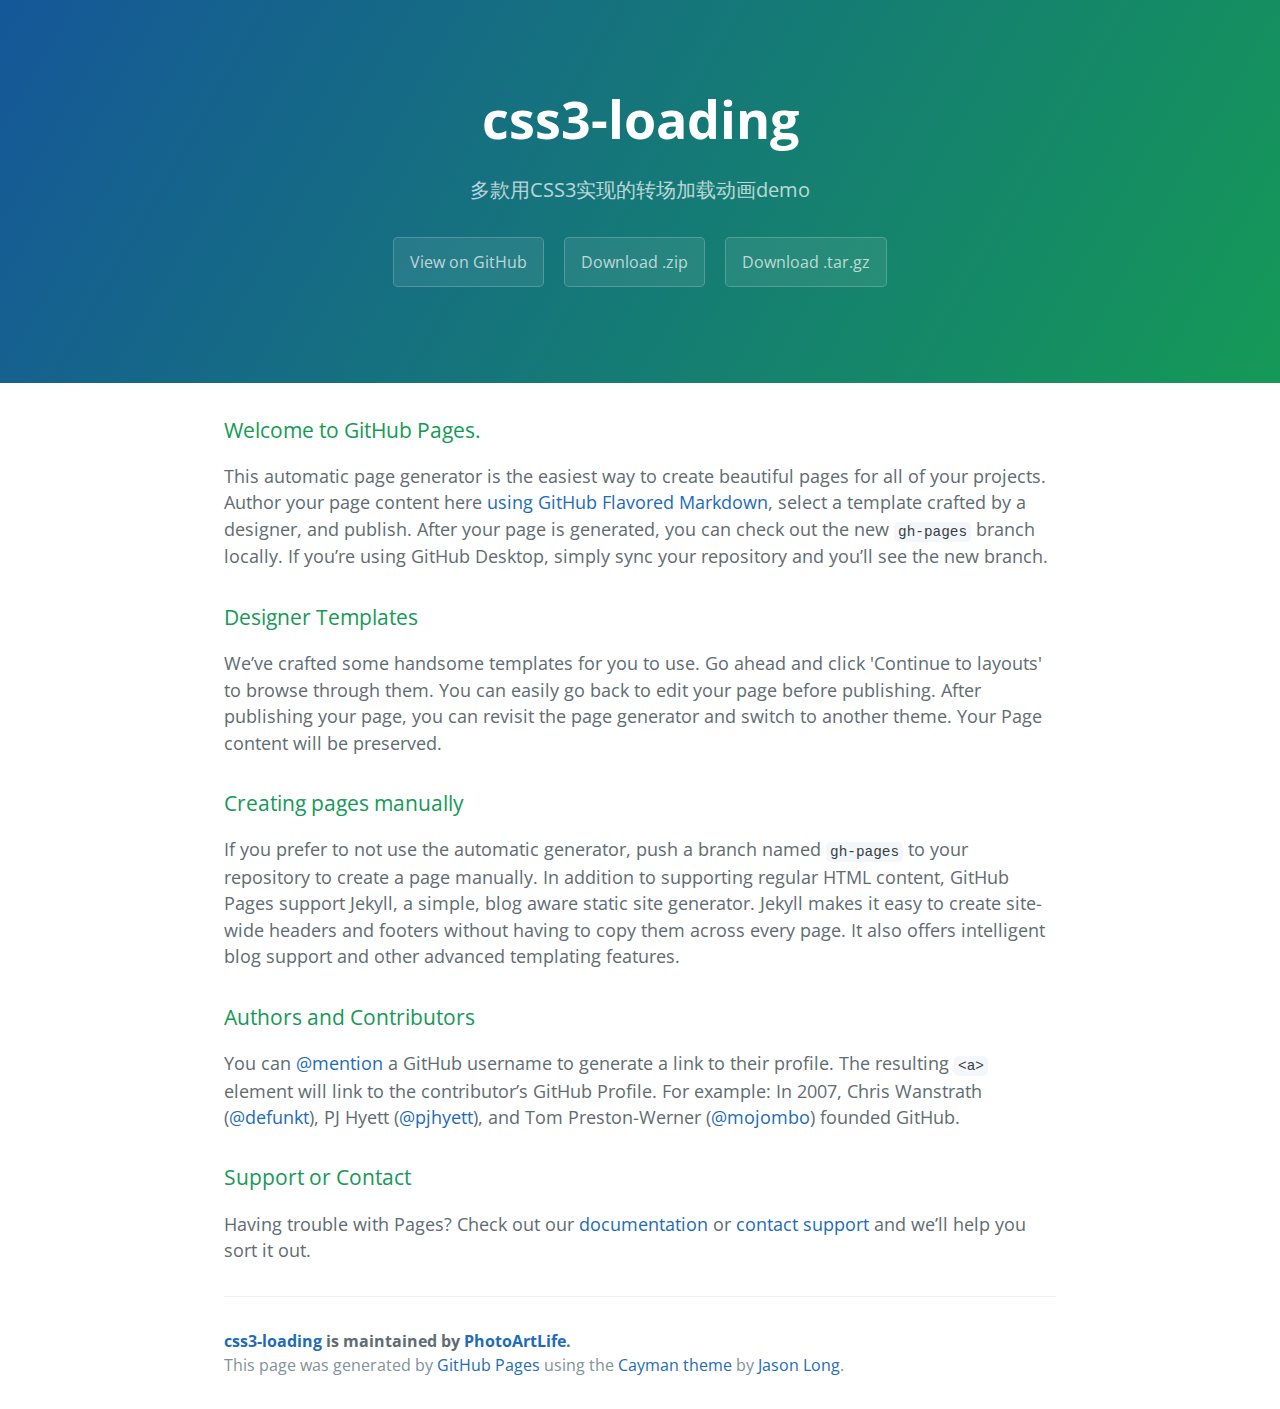
<file: index.html>
<!DOCTYPE html>
<html lang="en-us">
  <head>
    <meta charset="UTF-8">
    <title>css3-loading by PhotoArtLife</title>
    <meta name="viewport" content="width=device-width, initial-scale=1">
    <link rel="stylesheet" type="text/css" href="stylesheets/normalize.css" media="screen">
    <link href='https://fonts.googleapis.com/css?family=Open+Sans:400,700' rel='stylesheet' type='text/css'>
    <link rel="stylesheet" type="text/css" href="stylesheets/stylesheet.css" media="screen">
    <link rel="stylesheet" type="text/css" href="stylesheets/github-light.css" media="screen">
  </head>
  <body>
    <section class="page-header">
      <h1 class="project-name">css3-loading</h1>
      <h2 class="project-tagline">多款用CSS3实现的转场加载动画demo</h2>
      <a href="https://github.com/PhotoArtLife/css3-loading" class="btn">View on GitHub</a>
      <a href="https://github.com/PhotoArtLife/css3-loading/zipball/master" class="btn">Download .zip</a>
      <a href="https://github.com/PhotoArtLife/css3-loading/tarball/master" class="btn">Download .tar.gz</a>
    </section>

    <section class="main-content">
      <h3>
<a id="welcome-to-github-pages" class="anchor" href="#welcome-to-github-pages" aria-hidden="true"><span aria-hidden="true" class="octicon octicon-link"></span></a>Welcome to GitHub Pages.</h3>

<p>This automatic page generator is the easiest way to create beautiful pages for all of your projects. Author your page content here <a href="https://guides.github.com/features/mastering-markdown/">using GitHub Flavored Markdown</a>, select a template crafted by a designer, and publish. After your page is generated, you can check out the new <code>gh-pages</code> branch locally. If you’re using GitHub Desktop, simply sync your repository and you’ll see the new branch.</p>

<h3>
<a id="designer-templates" class="anchor" href="#designer-templates" aria-hidden="true"><span aria-hidden="true" class="octicon octicon-link"></span></a>Designer Templates</h3>

<p>We’ve crafted some handsome templates for you to use. Go ahead and click 'Continue to layouts' to browse through them. You can easily go back to edit your page before publishing. After publishing your page, you can revisit the page generator and switch to another theme. Your Page content will be preserved.</p>

<h3>
<a id="creating-pages-manually" class="anchor" href="#creating-pages-manually" aria-hidden="true"><span aria-hidden="true" class="octicon octicon-link"></span></a>Creating pages manually</h3>

<p>If you prefer to not use the automatic generator, push a branch named <code>gh-pages</code> to your repository to create a page manually. In addition to supporting regular HTML content, GitHub Pages support Jekyll, a simple, blog aware static site generator. Jekyll makes it easy to create site-wide headers and footers without having to copy them across every page. It also offers intelligent blog support and other advanced templating features.</p>

<h3>
<a id="authors-and-contributors" class="anchor" href="#authors-and-contributors" aria-hidden="true"><span aria-hidden="true" class="octicon octicon-link"></span></a>Authors and Contributors</h3>

<p>You can <a href="https://help.github.com/articles/basic-writing-and-formatting-syntax/#mentioning-users-and-teams" class="user-mention">@mention</a> a GitHub username to generate a link to their profile. The resulting <code>&lt;a&gt;</code> element will link to the contributor’s GitHub Profile. For example: In 2007, Chris Wanstrath (<a href="https://github.com/defunkt" class="user-mention">@defunkt</a>), PJ Hyett (<a href="https://github.com/pjhyett" class="user-mention">@pjhyett</a>), and Tom Preston-Werner (<a href="https://github.com/mojombo" class="user-mention">@mojombo</a>) founded GitHub.</p>

<h3>
<a id="support-or-contact" class="anchor" href="#support-or-contact" aria-hidden="true"><span aria-hidden="true" class="octicon octicon-link"></span></a>Support or Contact</h3>

<p>Having trouble with Pages? Check out our <a href="https://help.github.com/pages">documentation</a> or <a href="https://github.com/contact">contact support</a> and we’ll help you sort it out.</p>

      <footer class="site-footer">
        <span class="site-footer-owner"><a href="https://github.com/PhotoArtLife/css3-loading">css3-loading</a> is maintained by <a href="https://github.com/PhotoArtLife">PhotoArtLife</a>.</span>

        <span class="site-footer-credits">This page was generated by <a href="https://pages.github.com">GitHub Pages</a> using the <a href="https://github.com/jasonlong/cayman-theme">Cayman theme</a> by <a href="https://twitter.com/jasonlong">Jason Long</a>.</span>
      </footer>

    </section>

  
  </body>
</html>
</file>
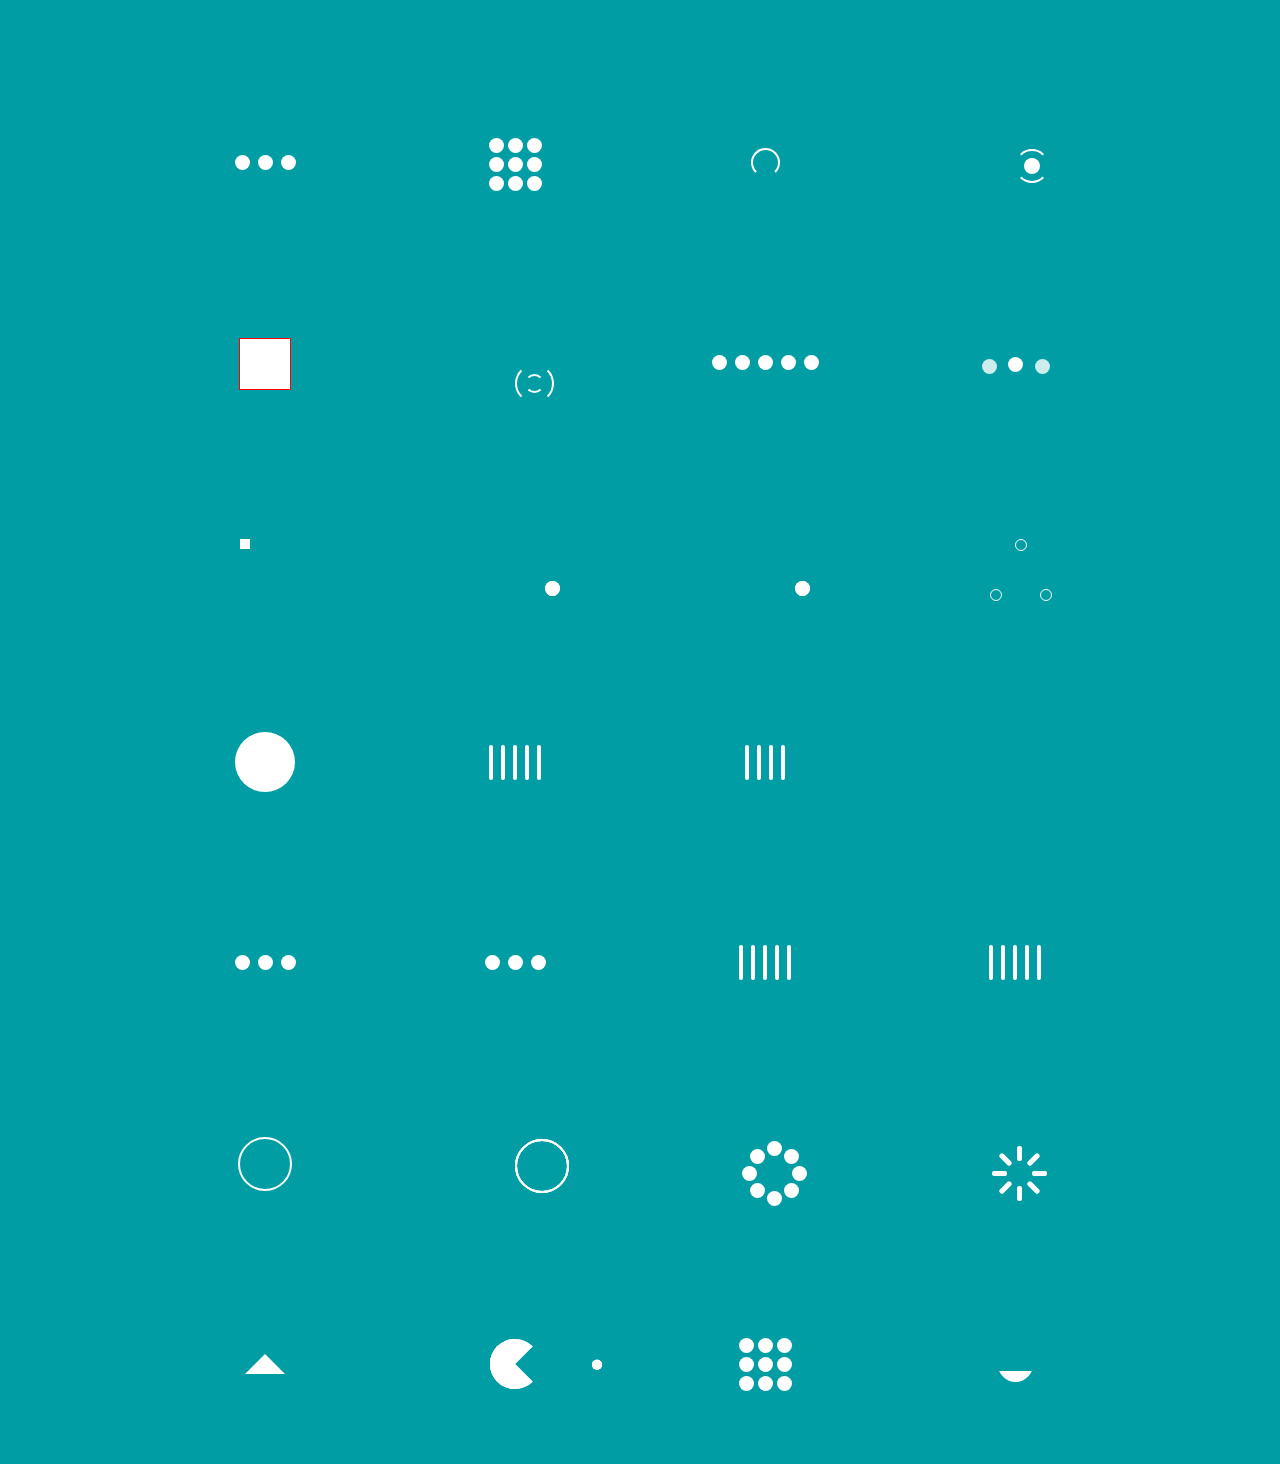
<file: loading/loaders_demo.html>
<!doctype html>
<head>
<meta charset="utf-8">
    <link rel="stylesheet" type="text/css" href="css/demo.css"/>
    <link rel="stylesheet" type="text/css" href="css/loaders.css"/>
    <title>css3转场加载动画demo</title>
</head>
<body>
  <main>
    <div class="loaders">
      <div class="loader">
        <div class="loader-inner ball-pulse">
          <div></div>
          <div></div>
          <div></div>
        </div>
      </div>
      <div class="loader">
        <div class="loader-inner ball-grid-pulse">
          <div></div>
          <div></div>
          <div></div>
          <div></div>
          <div></div>
          <div></div>
          <div></div>
          <div></div>
          <div></div>
        </div>
      </div>
      <div class="loader">
        <div class="loader-inner ball-clip-rotate">
          <div></div>
        </div>
      </div>
      <div class="loader">
        <div class="loader-inner ball-clip-rotate-pulse">
          <div></div>
          <div></div>
        </div>
      </div>
      <div class="loader">
        <div class="loader-inner square-spin">
          <div></div>
        </div>
      </div>
      <div class="loader">
        <div class="loader-inner ball-clip-rotate-multiple">
          <div></div>
          <div></div>
        </div>
      </div>
      <div class="loader">
        <div class="loader-inner ball-pulse-rise">
          <div></div>
          <div></div>
          <div></div>
          <div></div>
          <div></div>
        </div>
      </div>
      <div class="loader">
        <div class="loader-inner ball-rotate">
          <div></div>
        </div>
      </div>
      <div class="loader">
        <div class="loader-inner cube-transition">
          <div></div>
          <div></div>
        </div>
      </div>
      <div class="loader">
        <div class="loader-inner ball-zig-zag">
          <div></div>
          <div></div>
        </div>
      </div>
      <div class="loader">
        <div class="loader-inner ball-zig-zag-deflect">
          <div></div>
          <div></div>
        </div>
      </div>
      <div class="loader">
        <div class="loader-inner ball-triangle-path">
          <div></div>
          <div></div>
          <div></div>
        </div>
      </div>
      <div class="loader">
        <div class="loader-inner ball-scale">
          <div></div>
        </div>
      </div>
      <div class="loader">
        <div class="loader-inner line-scale">
          <div></div>
          <div></div>
          <div></div>
          <div></div>
          <div></div>
        </div>
      </div>
      <div class="loader">
        <div class="loader-inner line-scale-party">
          <div></div>
          <div></div>
          <div></div>
          <div></div>
        </div>
      </div>
      <div class="loader">
        <div class="loader-inner ball-scale-multiple">
          <div></div>
          <div></div>
          <div></div>
        </div>
      </div>
      <div class="loader">
        <div class="loader-inner ball-pulse-sync">
          <div></div>
          <div></div>
          <div></div>
        </div>
      </div>
      <div class="loader">
        <div class="loader-inner ball-beat">
          <div></div>
          <div></div>
          <div></div>
        </div>
      </div>
      <div class="loader">
        <div class="loader-inner line-scale-pulse-out">
          <div></div>
          <div></div>
          <div></div>
          <div></div>
          <div></div>
        </div>
      </div>
      <div class="loader">
        <div class="loader-inner line-scale-pulse-out-rapid">
          <div></div>
          <div></div>
          <div></div>
          <div></div>
          <div></div>
        </div>
      </div>
      <div class="loader">
        <div class="loader-inner ball-scale-ripple">
          <div></div>
        </div>
      </div>
      <div class="loader">
        <div class="loader-inner ball-scale-ripple-multiple">
          <div></div>
          <div></div>
          <div></div>
        </div>
      </div>
      <div class="loader">
        <div class="loader-inner ball-spin-fade-loader">
          <div></div>
          <div></div>
          <div></div>
          <div></div>
          <div></div>
          <div></div>
          <div></div>
          <div></div>
        </div>
      </div>
      <div class="loader">
        <div class="loader-inner line-spin-fade-loader">
          <div></div>
          <div></div>
          <div></div>
          <div></div>
          <div></div>
          <div></div>
          <div></div>
          <div></div>
        </div>
      </div>
      <div class="loader">
        <div class="loader-inner triangle-skew-spin">
          <div></div>
        </div>
      </div>
      <div class="loader">
        <div class="loader-inner pacman">
          <div></div>
          <div></div>
          <div></div>
          <div></div>
          <div></div>
        </div>
      </div>
      <div class="loader">
        <div class="loader-inner ball-grid-beat">
          <div></div>
          <div></div>
          <div></div>
          <div></div>
          <div></div>
          <div></div>
          <div></div>
          <div></div>
          <div></div>
        </div>
      </div>
      <div class="loader">
        <div class="loader-inner semi-circle-spin">
          <div></div>
        </div>
      </div>
    </div>
</main>
<script type="text/javascript" src="js/load.js"></script>
</body>
</html>
</file>
<file: stylesheets/stylesheet.css>
* {
  box-sizing: border-box; }

body {
  padding: 0;
  margin: 0;
  font-family: "Open Sans", "Helvetica Neue", Helvetica, Arial, sans-serif;
  font-size: 16px;
  line-height: 1.5;
  color: #606c71; }

a {
  color: #1e6bb8;
  text-decoration: none; }
  a:hover {
    text-decoration: underline; }

.btn {
  display: inline-block;
  margin-bottom: 1rem;
  color: rgba(255, 255, 255, 0.7);
  background-color: rgba(255, 255, 255, 0.08);
  border-color: rgba(255, 255, 255, 0.2);
  border-style: solid;
  border-width: 1px;
  border-radius: 0.3rem;
  transition: color 0.2s, background-color 0.2s, border-color 0.2s; }
  .btn + .btn {
    margin-left: 1rem; }

.btn:hover {
  color: rgba(255, 255, 255, 0.8);
  text-decoration: none;
  background-color: rgba(255, 255, 255, 0.2);
  border-color: rgba(255, 255, 255, 0.3); }

@media screen and (min-width: 64em) {
  .btn {
    padding: 0.75rem 1rem; } }

@media screen and (min-width: 42em) and (max-width: 64em) {
  .btn {
    padding: 0.6rem 0.9rem;
    font-size: 0.9rem; } }

@media screen and (max-width: 42em) {
  .btn {
    display: block;
    width: 100%;
    padding: 0.75rem;
    font-size: 0.9rem; }
    .btn + .btn {
      margin-top: 1rem;
      margin-left: 0; } }

.page-header {
  color: #fff;
  text-align: center;
  background-color: #159957;
  background-image: linear-gradient(120deg, #155799, #159957); }

@media screen and (min-width: 64em) {
  .page-header {
    padding: 5rem 6rem; } }

@media screen and (min-width: 42em) and (max-width: 64em) {
  .page-header {
    padding: 3rem 4rem; } }

@media screen and (max-width: 42em) {
  .page-header {
    padding: 2rem 1rem; } }

.project-name {
  margin-top: 0;
  margin-bottom: 0.1rem; }

@media screen and (min-width: 64em) {
  .project-name {
    font-size: 3.25rem; } }

@media screen and (min-width: 42em) and (max-width: 64em) {
  .project-name {
    font-size: 2.25rem; } }

@media screen and (max-width: 42em) {
  .project-name {
    font-size: 1.75rem; } }

.project-tagline {
  margin-bottom: 2rem;
  font-weight: normal;
  opacity: 0.7; }

@media screen and (min-width: 64em) {
  .project-tagline {
    font-size: 1.25rem; } }

@media screen and (min-width: 42em) and (max-width: 64em) {
  .project-tagline {
    font-size: 1.15rem; } }

@media screen and (max-width: 42em) {
  .project-tagline {
    font-size: 1rem; } }

.main-content :first-child {
  margin-top: 0; }
.main-content img {
  max-width: 100%; }
.main-content h1, .main-content h2, .main-content h3, .main-content h4, .main-content h5, .main-content h6 {
  margin-top: 2rem;
  margin-bottom: 1rem;
  font-weight: normal;
  color: #159957; }
.main-content p {
  margin-bottom: 1em; }
.main-content code {
  padding: 2px 4px;
  font-family: Consolas, "Liberation Mono", Menlo, Courier, monospace;
  font-size: 0.9rem;
  color: #383e41;
  background-color: #f3f6fa;
  border-radius: 0.3rem; }
.main-content pre {
  padding: 0.8rem;
  margin-top: 0;
  margin-bottom: 1rem;
  font: 1rem Consolas, "Liberation Mono", Menlo, Courier, monospace;
  color: #567482;
  word-wrap: normal;
  background-color: #f3f6fa;
  border: solid 1px #dce6f0;
  border-radius: 0.3rem; }
  .main-content pre > code {
    padding: 0;
    margin: 0;
    font-size: 0.9rem;
    color: #567482;
    word-break: normal;
    white-space: pre;
    background: transparent;
    border: 0; }
.main-content .highlight {
  margin-bottom: 1rem; }
  .main-content .highlight pre {
    margin-bottom: 0;
    word-break: normal; }
.main-content .highlight pre, .main-content pre {
  padding: 0.8rem;
  overflow: auto;
  font-size: 0.9rem;
  line-height: 1.45;
  border-radius: 0.3rem; }
.main-content pre code, .main-content pre tt {
  display: inline;
  max-width: initial;
  padding: 0;
  margin: 0;
  overflow: initial;
  line-height: inherit;
  word-wrap: normal;
  background-color: transparent;
  border: 0; }
  .main-content pre code:before, .main-content pre code:after, .main-content pre tt:before, .main-content pre tt:after {
    content: normal; }
.main-content ul, .main-content ol {
  margin-top: 0; }
.main-content blockquote {
  padding: 0 1rem;
  margin-left: 0;
  color: #819198;
  border-left: 0.3rem solid #dce6f0; }
  .main-content blockquote > :first-child {
    margin-top: 0; }
  .main-content blockquote > :last-child {
    margin-bottom: 0; }
.main-content table {
  display: block;
  width: 100%;
  overflow: auto;
  word-break: normal;
  word-break: keep-all; }
  .main-content table th {
    font-weight: bold; }
  .main-content table th, .main-content table td {
    padding: 0.5rem 1rem;
    border: 1px solid #e9ebec; }
.main-content dl {
  padding: 0; }
  .main-content dl dt {
    padding: 0;
    margin-top: 1rem;
    font-size: 1rem;
    font-weight: bold; }
  .main-content dl dd {
    padding: 0;
    margin-bottom: 1rem; }
.main-content hr {
  height: 2px;
  padding: 0;
  margin: 1rem 0;
  background-color: #eff0f1;
  border: 0; }

@media screen and (min-width: 64em) {
  .main-content {
    max-width: 64rem;
    padding: 2rem 6rem;
    margin: 0 auto;
    font-size: 1.1rem; } }

@media screen and (min-width: 42em) and (max-width: 64em) {
  .main-content {
    padding: 2rem 4rem;
    font-size: 1.1rem; } }

@media screen and (max-width: 42em) {
  .main-content {
    padding: 2rem 1rem;
    font-size: 1rem; } }

.site-footer {
  padding-top: 2rem;
  margin-top: 2rem;
  border-top: solid 1px #eff0f1; }

.site-footer-owner {
  display: block;
  font-weight: bold; }

.site-footer-credits {
  color: #819198; }

@media screen and (min-width: 64em) {
  .site-footer {
    font-size: 1rem; } }

@media screen and (min-width: 42em) and (max-width: 64em) {
  .site-footer {
    font-size: 1rem; } }

@media screen and (max-width: 42em) {
  .site-footer {
    font-size: 0.9rem; } }
</file>
<file: stylesheets/github-light.css>
/*
   Copyright 2014 GitHub Inc.

   Licensed under the Apache License, Version 2.0 (the "License");
   you may not use this file except in compliance with the License.
   You may obtain a copy of the License at

       http://www.apache.org/licenses/LICENSE-2.0

   Unless required by applicable law or agreed to in writing, software
   distributed under the License is distributed on an "AS IS" BASIS,
   WITHOUT WARRANTIES OR CONDITIONS OF ANY KIND, either express or implied.
   See the License for the specific language governing permissions and
   limitations under the License.

*/

.pl-c /* comment */ {
  color: #969896;
}

.pl-c1      /* constant, markup.raw, meta.diff.header, meta.module-reference, meta.property-name, support, support.constant, support.variable, variable.other.constant */,
.pl-s .pl-v /* string variable */ {
  color: #0086b3;
}

.pl-e  /* entity */,
.pl-en /* entity.name */ {
  color: #795da3;
}

.pl-s .pl-s1 /* string source */,
.pl-smi      /* storage.modifier.import, storage.modifier.package, storage.type.java, variable.other, variable.parameter.function */ {
  color: #333;
}

.pl-ent /* entity.name.tag */ {
  color: #63a35c;
}

.pl-k /* keyword, storage, storage.type */ {
  color: #a71d5d;
}

.pl-pds              /* punctuation.definition.string, string.regexp.character-class */,
.pl-s                /* string */,
.pl-s .pl-pse .pl-s1 /* string punctuation.section.embedded source */,
.pl-sr               /* string.regexp */,
.pl-sr .pl-cce       /* string.regexp constant.character.escape */,
.pl-sr .pl-sra       /* string.regexp string.regexp.arbitrary-repitition */,
.pl-sr .pl-sre       /* string.regexp source.ruby.embedded */ {
  color: #183691;
}

.pl-v /* variable */ {
  color: #ed6a43;
}

.pl-id /* invalid.deprecated */ {
  color: #b52a1d;
}

.pl-ii /* invalid.illegal */ {
  background-color: #b52a1d;
  color: #f8f8f8;
}

.pl-sr .pl-cce /* string.regexp constant.character.escape */ {
  color: #63a35c;
  font-weight: bold;
}

.pl-ml /* markup.list */ {
  color: #693a17;
}

.pl-mh        /* markup.heading */,
.pl-mh .pl-en /* markup.heading entity.name */,
.pl-ms        /* meta.separator */ {
  color: #1d3e81;
  font-weight: bold;
}

.pl-mq /* markup.quote */ {
  color: #008080;
}

.pl-mi /* markup.italic */ {
  color: #333;
  font-style: italic;
}

.pl-mb /* markup.bold */ {
  color: #333;
  font-weight: bold;
}

.pl-md /* markup.deleted, meta.diff.header.from-file */ {
  background-color: #ffecec;
  color: #bd2c00;
}

.pl-mi1 /* markup.inserted, meta.diff.header.to-file */ {
  background-color: #eaffea;
  color: #55a532;
}

.pl-mdr /* meta.diff.range */ {
  color: #795da3;
  font-weight: bold;
}

.pl-mo /* meta.output */ {
  color: #1d3e81;
}
</file>
<file: loading/css/demo.css>
/**
 * Copyright (c) 2016 PhotoArtLife All rights reseved.
 * @keyframes CSS3
 * @author mukuashi | mukuashi@zuoyebang.com
 * @version 1.0 | 2016-02-25 | mukuashi // 初始版本。
 */
html, body {
	padding: 0;
	margin: 0;
	height: 100%;
	font-size: 16px;
	background: rgb(0, 158, 164);
	color: #fff;
	font-family: 'Source Sans Pro'; 
}

h1 {
	font-size: 2.8em;
	font-weight: 700;
	letter-spacing: -1px;
	margin: 0.6rem 0; 
}
h1 > span {font-weight: 300; }
h2 {
	font-size: 1.15em;
	font-weight: 300;
	margin: 0.3rem 0; 
}
main {
	width: 95%;
	max-width: 1000px;
	margin: 4em auto;
	opacity: 0; 
}
main.loaded {transition: opacity .25s linear;opacity: 1; }
main header {width: 100%; }
main header > div {width: 50%; }
main header > .left, main header > .right {height: 100%; }
main .loaders {
	width: 100%;
	box-sizing: border-box;
	display: flex;
	flex: 0 1 auto;
	flex-direction: row;
	flex-wrap: wrap;
}
main .loaders .loader {
	box-sizing: border-box;
	display: flex;
	flex: 0 1 auto;
	flex-direction: column;
	flex-grow: 1;
	flex-shrink: 0;
	flex-basis: 25%;
	max-width: 25%;
	height: 200px;
	align-items: center;
	justify-content: center;
}
</file>
<file: loading/css/loaders.css>
/**
 * Copyright (c) 2016 PhotoArtLife All rights reseved.
 * @keyframes CSS3 loading
 * @author mukuashi | mukuashi@zuoyebang.com
 * @version 1.0 | 2016-02-25 | mukuashi // 初始版本。
 */
@-webkit-keyframes scale {
  0% {
    -webkit-transform: scale(1);
            transform: scale(1);
    opacity: 1; }

  45% {
    -webkit-transform: scale(0.1);
            transform: scale(0.1);
    opacity: 0.7; }

  80% {
    -webkit-transform: scale(1);
            transform: scale(1);
    opacity: 1; } }
@keyframes scale {
  0% {
    -webkit-transform: scale(1);
            transform: scale(1);
    opacity: 1; }

  45% {
    -webkit-transform: scale(0.1);
            transform: scale(0.1);
    opacity: 0.7; }

  80% {
    -webkit-transform: scale(1);
            transform: scale(1);
    opacity: 1; } }

.ball-pulse > div:nth-child(0) {
  -webkit-animation: scale 0.75s 0s infinite cubic-bezier(.2, .68, .18, 1.08);
          animation: scale 0.75s 0s infinite cubic-bezier(.2, .68, .18, 1.08); }
.ball-pulse > div:nth-child(1) {
  -webkit-animation: scale 0.75s 0.12s infinite cubic-bezier(.2, .68, .18, 1.08);
          animation: scale 0.75s 0.12s infinite cubic-bezier(.2, .68, .18, 1.08); }
.ball-pulse > div:nth-child(2) {
  -webkit-animation: scale 0.75s 0.24s infinite cubic-bezier(.2, .68, .18, 1.08);
          animation: scale 0.75s 0.24s infinite cubic-bezier(.2, .68, .18, 1.08); }
.ball-pulse > div:nth-child(3) {
  -webkit-animation: scale 0.75s 0.36s infinite cubic-bezier(.2, .68, .18, 1.08);
          animation: scale 0.75s 0.36s infinite cubic-bezier(.2, .68, .18, 1.08); }
.ball-pulse > div {
  background-color: #fff;
  width: 15px;
  height: 15px;
  border-radius: 100%;
  margin: 2px;
  -webkit-animation-fill-mode: both;
          animation-fill-mode: both;
  display: inline-block; 
}

@-webkit-keyframes ball-pulse-sync {
  33% {
    -webkit-transform: translateY(10px);
            transform: translateY(10px); }

  66% {
    -webkit-transform: translateY(-10px);
            transform: translateY(-10px); }

  100% {
    -webkit-transform: translateY(0);
            transform: translateY(0); } }

@keyframes ball-pulse-sync {
  33% {
    -webkit-transform: translateY(10px);
            transform: translateY(10px); }

  66% {
    -webkit-transform: translateY(-10px);
            transform: translateY(-10px); }

  100% {
    -webkit-transform: translateY(0);
            transform: translateY(0); } }

.ball-pulse-sync > div:nth-child(0) {
  -webkit-animation: ball-pulse-sync 0.6s 0s infinite ease-in-out;
          animation: ball-pulse-sync 0.6s 0s infinite ease-in-out; }
.ball-pulse-sync > div:nth-child(1) {
  -webkit-animation: ball-pulse-sync 0.6s 0.07s infinite ease-in-out;
          animation: ball-pulse-sync 0.6s 0.07s infinite ease-in-out; }
.ball-pulse-sync > div:nth-child(2) {
  -webkit-animation: ball-pulse-sync 0.6s 0.14s infinite ease-in-out;
          animation: ball-pulse-sync 0.6s 0.14s infinite ease-in-out; }
.ball-pulse-sync > div:nth-child(3) {
  -webkit-animation: ball-pulse-sync 0.6s 0.21s infinite ease-in-out;
          animation: ball-pulse-sync 0.6s 0.21s infinite ease-in-out; }
.ball-pulse-sync > div {
  background-color: #fff;
  width: 15px;
  height: 15px;
  border-radius: 100%;
  margin: 2px;
  -webkit-animation-fill-mode: both;
          animation-fill-mode: both;
  display: inline-block; }

@-webkit-keyframes ball-scale {
  0% {
    -webkit-transform: scale(0);
            transform: scale(0); }

  100% {
    -webkit-transform: scale(1);
            transform: scale(1);
    opacity: 0; } }

@keyframes ball-scale {
  0% {
    -webkit-transform: scale(0);
            transform: scale(0); }

  100% {
    -webkit-transform: scale(1);
            transform: scale(1);
    opacity: 0; } }

.ball-scale > div {
  background-color: #fff;
  width: 15px;
  height: 15px;
  border-radius: 100%;
  margin: 2px;
  -webkit-animation-fill-mode: both;
          animation-fill-mode: both;
  display: inline-block;
  height: 60px;
  width: 60px;
  -webkit-animation: ball-scale 1s 0s ease-in-out infinite;
          animation: ball-scale 1s 0s ease-in-out infinite; }

@-webkit-keyframes rotate {
  0% {
    -webkit-transform: rotate(0deg);
            transform: rotate(0deg); }

  50% {
    -webkit-transform: rotate(180deg);
            transform: rotate(180deg); }

  100% {
    -webkit-transform: rotate(360deg);
            transform: rotate(360deg); } }

@keyframes rotate {
  0% {
    -webkit-transform: rotate(0deg);
            transform: rotate(0deg); }

  50% {
    -webkit-transform: rotate(180deg);
            transform: rotate(180deg); }

  100% {
    -webkit-transform: rotate(360deg);
            transform: rotate(360deg); } }

.ball-rotate {
  position: relative; }
  .ball-rotate > div {
    background-color: #fff;
    width: 15px;
    height: 15px;
    border-radius: 100%;
    margin: 2px;
    -webkit-animation-fill-mode: both;
            animation-fill-mode: both;
    position: relative; }
    .ball-rotate > div:first-child {
      -webkit-animation: rotate 1s 0s cubic-bezier(.7, -.13, .22, .86) infinite;
              animation: rotate 1s 0s cubic-bezier(.7, -.13, .22, .86) infinite; }
    .ball-rotate > div:before, .ball-rotate > div:after {
      background-color: #fff;
      width: 15px;
      height: 15px;
      border-radius: 100%;
      margin: 2px;
      content: "";
      position: absolute;
      opacity: 0.8; }
    .ball-rotate > div:before {
      top: 0px;
      left: -28px; }
    .ball-rotate > div:after {
      top: 0px;
      left: 25px; }

@keyframes rotate {
  0% {
    -webkit-transform: rotate(0deg) scale(1);
            transform: rotate(0deg) scale(1); }

  50% {
    -webkit-transform: rotate(180deg) scale(0.6);
            transform: rotate(180deg) scale(0.6); }

  100% {
    -webkit-transform: rotate(360deg) scale(1);
            transform: rotate(360deg) scale(1); } }

.ball-clip-rotate > div {
  background-color: #fff;
  width: 15px;
  height: 15px;
  border-radius: 100%;
  margin: 2px;
  -webkit-animation-fill-mode: both;
          animation-fill-mode: both;
  border: 2px solid #fff;
  border-bottom-color: transparent;
  height: 25px;
  width: 25px;
  background: transparent !important;
  display: inline-block;
  -webkit-animation: rotate 0.75s 0s linear infinite;
          animation: rotate 0.75s 0s linear infinite; }

@keyframes rotate {
  0% {
    -webkit-transform: rotate(0deg) scale(1);
            transform: rotate(0deg) scale(1); }

  50% {
    -webkit-transform: rotate(180deg) scale(0.6);
            transform: rotate(180deg) scale(0.6); }

  100% {
    -webkit-transform: rotate(360deg) scale(1);
            transform: rotate(360deg) scale(1); } }

@keyframes scale {
  30% {
    -webkit-transform: scale(0.3);
            transform: scale(0.3); }

  100% {
    -webkit-transform: scale(1);
            transform: scale(1); } }

.ball-clip-rotate-pulse {
  position: relative;
  -webkit-transform: translateY(-15px);
      -ms-transform: translateY(-15px);
          transform: translateY(-15px); }
  .ball-clip-rotate-pulse > div {
    -webkit-animation-fill-mode: both;
            animation-fill-mode: both;
    position: absolute;
    top: 0px;
    left: 0px;
    border-radius: 100%; }
    .ball-clip-rotate-pulse > div:first-child {
      background: #fff;
      height: 16px;
      width: 16px;
      top: 9px;
      left: 9px;
      -webkit-animation: scale 1s 0s cubic-bezier(.09, .57, .49, .9) infinite;
              animation: scale 1s 0s cubic-bezier(.09, .57, .49, .9) infinite; }
    .ball-clip-rotate-pulse > div:last-child {
      position: absolute;
      border: 2px solid #fff;
      width: 30px;
      height: 30px;
      background: transparent;
      border: 2px solid;
      border-color: #fff transparent #fff transparent;
      -webkit-animation: rotate 1s 0s cubic-bezier(.09, .57, .49, .9) infinite;
              animation: rotate 1s 0s cubic-bezier(.09, .57, .49, .9) infinite;
      -webkit-animation-duration: 1s;
              animation-duration: 1s; }

@keyframes rotate {
  0% {
    -webkit-transform: rotate(0deg) scale(1);
            transform: rotate(0deg) scale(1); }

  50% {
    -webkit-transform: rotate(180deg) scale(0.6);
            transform: rotate(180deg) scale(0.6); }

  100% {
    -webkit-transform: rotate(360deg) scale(1);
            transform: rotate(360deg) scale(1); } }

.ball-clip-rotate-multiple {
  position: relative; }
  .ball-clip-rotate-multiple > div {
    -webkit-animation-fill-mode: both;
            animation-fill-mode: both;
    position: absolute;
    left: 0px;
    top: 0px;
    border: 2px solid #fff;
    border-bottom-color: transparent;
    border-top-color: transparent;
    border-radius: 100%;
    height: 35px;
    width: 35px;
    -webkit-animation: rotate 1s 0s ease-in-out infinite;
            animation: rotate 1s 0s ease-in-out infinite; }
    .ball-clip-rotate-multiple > div:last-child {
      display: inline-block;
      top: 10px;
      left: 10px;
      width: 15px;
      height: 15px;
      -webkit-animation-duration: 0.5s;
              animation-duration: 0.5s;
      border-color: #fff transparent #fff transparent;
      -webkit-animation-direction: reverse;
              animation-direction: reverse; }

@-webkit-keyframes ball-scale-ripple {
  0% {
    -webkit-transform: scale(0.1);
            transform: scale(0.1);
    opacity: 1; }

  70% {
    -webkit-transform: scale(1);
            transform: scale(1);
    opacity: 0.7; }

  100% {
    opacity: 0.0; } }

@keyframes ball-scale-ripple {
  0% {
    -webkit-transform: scale(0.1);
            transform: scale(0.1);
    opacity: 1; }

  70% {
    -webkit-transform: scale(1);
            transform: scale(1);
    opacity: 0.7; }

  100% {
    opacity: 0.0; } }

.ball-scale-ripple > div {
  -webkit-animation-fill-mode: both;
          animation-fill-mode: both;
  height: 50px;
  width: 50px;
  border-radius: 100%;
  border: 2px solid #fff;
  -webkit-animation: ball-scale-ripple 1s 0s infinite cubic-bezier(.21, .53, .56, .8);
          animation: ball-scale-ripple 1s 0s infinite cubic-bezier(.21, .53, .56, .8); }

@-webkit-keyframes ball-scale-ripple-multiple {
  0% {
    -webkit-transform: scale(0.1);
            transform: scale(0.1);
    opacity: 1; }

  70% {
    -webkit-transform: scale(1);
            transform: scale(1);
    opacity: 0.7; }

  100% {
    opacity: 0.0; } }

@keyframes ball-scale-ripple-multiple {
  0% {
    -webkit-transform: scale(0.1);
            transform: scale(0.1);
    opacity: 1; }

  70% {
    -webkit-transform: scale(1);
            transform: scale(1);
    opacity: 0.7; }

  100% {
    opacity: 0.0; } }

.ball-scale-ripple-multiple {
  position: relative;
  -webkit-transform: translateY(-25px);
      -ms-transform: translateY(-25px);
          transform: translateY(-25px); }
  .ball-scale-ripple-multiple > div:nth-child(0) {
    -webkit-animation-delay: -0.2s;
            animation-delay: -0.2s; }
  .ball-scale-ripple-multiple > div:nth-child(1) {
    -webkit-animation-delay: 0s;
            animation-delay: 0s; }
  .ball-scale-ripple-multiple > div:nth-child(2) {
    -webkit-animation-delay: 0.2s;
            animation-delay: 0.2s; }
  .ball-scale-ripple-multiple > div:nth-child(3) {
    -webkit-animation-delay: 0.4s;
            animation-delay: 0.4s; }
  .ball-scale-ripple-multiple > div {
    -webkit-animation-fill-mode: both;
            animation-fill-mode: both;
    position: absolute;
    top: 0;
    left: 0;
    width: 50px;
    height: 50px;
    border-radius: 100%;
    border: 2px solid #fff;
    -webkit-animation: ball-scale-ripple-multiple 1.25s 0s infinite cubic-bezier(.21, .53, .56, .8);
            animation: ball-scale-ripple-multiple 1.25s 0s infinite cubic-bezier(.21, .53, .56, .8); }

@-webkit-keyframes ball-beat {
  50% {
    opacity: 0.2;
    -webkit-transform: scale(0.75);
            transform: scale(0.75); }

  100% {
    opacity: 1;
    -webkit-transform: scale(1);
            transform: scale(1); } }

@keyframes ball-beat {
  50% {
    opacity: 0.2;
    -webkit-transform: scale(0.75);
            transform: scale(0.75); }

  100% {
    opacity: 1;
    -webkit-transform: scale(1);
            transform: scale(1); } }

.ball-beat > div {
  background-color: #fff;
  width: 15px;
  height: 15px;
  border-radius: 100%;
  margin: 2px;
  -webkit-animation-fill-mode: both;
          animation-fill-mode: both;
  display: inline-block;
  -webkit-animation: ball-beat 0.7s 0s infinite linear;
          animation: ball-beat 0.7s 0s infinite linear; }
  .ball-beat > div:nth-child(2n-1) {
    -webkit-animation-delay: 0.35s !important;
            animation-delay: 0.35s !important; }

@-webkit-keyframes ball-scale-multiple {
  0% {
    -webkit-transform: scale(0);
            transform: scale(0);
    opacity: 0; }

  5% {
    opacity: 1; }

  100% {
    -webkit-transform: scale(1);
            transform: scale(1);
    opacity: 0; } }

@keyframes ball-scale-multiple {
  0% {
    -webkit-transform: scale(0);
            transform: scale(0);
    opacity: 0; }

  5% {
    opacity: 1; }

  100% {
    -webkit-transform: scale(1);
            transform: scale(1);
    opacity: 0; } }

.ball-scale-multiple {
  position: relative;
  -webkit-transform: translateY(-30px);
      -ms-transform: translateY(-30px);
          transform: translateY(-30px); }
  .ball-scale-multiple > div:nth-child(2) {
    -webkit-animation-delay: 0.2s;
            animation-delay: 0.2s; }
  .ball-scale-multiple > div:nth-child(3) {
    -webkit-animation-delay: 0.4s;
            animation-delay: 0.4s; }
  .ball-scale-multiple > div {
    background-color: #fff;
    width: 15px;
    height: 15px;
    border-radius: 100%;
    margin: 2px;
    -webkit-animation-fill-mode: both;
            animation-fill-mode: both;
    position: absolute;
    left: 0px;
    top: 0px;
    opacity: 0;
    margin: 0;
    width: 60px;
    height: 60px;
    -webkit-animation: ball-scale-multiple 1s 0s linear infinite;
            animation: ball-scale-multiple 1s 0s linear infinite; }

@-webkit-keyframes ball-triangle-path-1 {
  33% {
    -webkit-transform: translate(25px, -50px);
            transform: translate(25px, -50px); }

  66% {
    -webkit-transform: translate(50px, 0px);
            transform: translate(50px, 0px); }

  100% {
    -webkit-transform: translate(0px, 0px);
            transform: translate(0px, 0px); } }

@keyframes ball-triangle-path-1 {
  33% {
    -webkit-transform: translate(25px, -50px);
            transform: translate(25px, -50px); }

  66% {
    -webkit-transform: translate(50px, 0px);
            transform: translate(50px, 0px); }

  100% {
    -webkit-transform: translate(0px, 0px);
            transform: translate(0px, 0px); } }

@-webkit-keyframes ball-triangle-path-2 {
  33% {
    -webkit-transform: translate(25px, 50px);
            transform: translate(25px, 50px); }

  66% {
    -webkit-transform: translate(-25px, 50px);
            transform: translate(-25px, 50px); }

  100% {
    -webkit-transform: translate(0px, 0px);
            transform: translate(0px, 0px); } }

@keyframes ball-triangle-path-2 {
  33% {
    -webkit-transform: translate(25px, 50px);
            transform: translate(25px, 50px); }

  66% {
    -webkit-transform: translate(-25px, 50px);
            transform: translate(-25px, 50px); }

  100% {
    -webkit-transform: translate(0px, 0px);
            transform: translate(0px, 0px); } }

@-webkit-keyframes ball-triangle-path-3 {
  33% {
    -webkit-transform: translate(-50px, 0px);
            transform: translate(-50px, 0px); }

  66% {
    -webkit-transform: translate(-25px, -50px);
            transform: translate(-25px, -50px); }

  100% {
    -webkit-transform: translate(0px, 0px);
            transform: translate(0px, 0px); } }

@keyframes ball-triangle-path-3 {
  33% {
    -webkit-transform: translate(-50px, 0px);
            transform: translate(-50px, 0px); }

  66% {
    -webkit-transform: translate(-25px, -50px);
            transform: translate(-25px, -50px); }

  100% {
    -webkit-transform: translate(0px, 0px);
            transform: translate(0px, 0px); } }

.ball-triangle-path {
  position: relative;
  -webkit-transform: translate(-25px, -25px);
      -ms-transform: translate(-25px, -25px);
          transform: translate(-25px, -25px); }
  .ball-triangle-path > div:nth-child(1) {
    -webkit-animation-name: ball-triangle-path-1;
            animation-name: ball-triangle-path-1;
    -webkit-animation-delay: 0;
            animation-delay: 0;
    -webkit-animation-duration: 2s;
            animation-duration: 2s;
    -webkit-animation-timing-function: ease-in-out;
            animation-timing-function: ease-in-out;
    -webkit-animation-iteration-count: infinite;
            animation-iteration-count: infinite; }
  .ball-triangle-path > div:nth-child(2) {
    -webkit-animation-name: ball-triangle-path-2;
            animation-name: ball-triangle-path-2;
    -webkit-animation-delay: 0;
            animation-delay: 0;
    -webkit-animation-duration: 2s;
            animation-duration: 2s;
    -webkit-animation-timing-function: ease-in-out;
            animation-timing-function: ease-in-out;
    -webkit-animation-iteration-count: infinite;
            animation-iteration-count: infinite; }
  .ball-triangle-path > div:nth-child(3) {
    -webkit-animation-name: ball-triangle-path-3;
            animation-name: ball-triangle-path-3;
    -webkit-animation-delay: 0;
            animation-delay: 0;
    -webkit-animation-duration: 2s;
            animation-duration: 2s;
    -webkit-animation-timing-function: ease-in-out;
            animation-timing-function: ease-in-out;
    -webkit-animation-iteration-count: infinite;
            animation-iteration-count: infinite; }
  .ball-triangle-path > div {
    -webkit-animation-fill-mode: both;
            animation-fill-mode: both;
    position: absolute;
    width: 10px;
    height: 10px;
    border-radius: 100%;
    border: 1px solid #fff; }
    .ball-triangle-path > div:nth-of-type(1) {
      top: 50px; }
    .ball-triangle-path > div:nth-of-type(2) {
      left: 25px; }
    .ball-triangle-path > div:nth-of-type(3) {
      top: 50px;
      left: 50px; }

@-webkit-keyframes ball-pulse-rise-even {
  0% {
    -webkit-transform: scale(1.1);
            transform: scale(1.1); }

  25% {
    -webkit-transform: translateY(-30px);
            transform: translateY(-30px); }

  50% {
    -webkit-transform: scale(0.4);
            transform: scale(0.4); }

  75% {
    -webkit-transform: translateY(30px);
            transform: translateY(30px); }

  100% {
    -webkit-transform: translateY(0);
            transform: translateY(0);
    -webkit-transform: scale(1);
            transform: scale(1); } }

@keyframes ball-pulse-rise-even {
  0% {
    -webkit-transform: scale(1.1);
            transform: scale(1.1); }

  25% {
    -webkit-transform: translateY(-30px);
            transform: translateY(-30px); }

  50% {
    -webkit-transform: scale(0.4);
            transform: scale(0.4); }

  75% {
    -webkit-transform: translateY(30px);
            transform: translateY(30px); }

  100% {
    -webkit-transform: translateY(0);
            transform: translateY(0);
    -webkit-transform: scale(1);
            transform: scale(1); } }

@-webkit-keyframes ball-pulse-rise-odd {
  0% {
    -webkit-transform: scale(0.4);
            transform: scale(0.4); }

  25% {
    -webkit-transform: translateY(30px);
            transform: translateY(30px); }

  50% {
    -webkit-transform: scale(1.1);
            transform: scale(1.1); }

  75% {
    -webkit-transform: translateY(-30px);
            transform: translateY(-30px); }

  100% {
    -webkit-transform: translateY(0);
            transform: translateY(0);
    -webkit-transform: scale(0.75);
            transform: scale(0.75); } }

@keyframes ball-pulse-rise-odd {
  0% {
    -webkit-transform: scale(0.4);
            transform: scale(0.4); }

  25% {
    -webkit-transform: translateY(30px);
            transform: translateY(30px); }

  50% {
    -webkit-transform: scale(1.1);
            transform: scale(1.1); }

  75% {
    -webkit-transform: translateY(-30px);
            transform: translateY(-30px); }

  100% {
    -webkit-transform: translateY(0);
            transform: translateY(0);
    -webkit-transform: scale(0.75);
            transform: scale(0.75); } }

.ball-pulse-rise > div {
  background-color: #fff;
  width: 15px;
  height: 15px;
  border-radius: 100%;
  margin: 2px;
  -webkit-animation-fill-mode: both;
          animation-fill-mode: both;
  display: inline-block;
  -webkit-animation-duration: 1s;
          animation-duration: 1s;
  -webkit-animation-timing-function: cubic-bezier(.15, .46, .9, .6);
          animation-timing-function: cubic-bezier(.15, .46, .9, .6);
  -webkit-animation-iteration-count: infinite;
          animation-iteration-count: infinite;
  -webkit-animation-delay: 0;
          animation-delay: 0; }
  .ball-pulse-rise > div:nth-child(2n) {
    -webkit-animation-name: ball-pulse-rise-even;
            animation-name: ball-pulse-rise-even; }
  .ball-pulse-rise > div:nth-child(2n-1) {
    -webkit-animation-name: ball-pulse-rise-odd;
            animation-name: ball-pulse-rise-odd; }

@-webkit-keyframes ball-grid-beat {
  50% {
    opacity: 0.7; }

  100% {
    opacity: 1; } }

@keyframes ball-grid-beat {
  50% {
    opacity: 0.7; }

  100% {
    opacity: 1; } }

.ball-grid-beat {
  width: 57px; }
  .ball-grid-beat > div:nth-child(1) {
    -webkit-animation-delay: 0.36s;
            animation-delay: 0.36s;
    -webkit-animation-duration: 0.96s;
            animation-duration: 0.96s; }
  .ball-grid-beat > div:nth-child(2) {
    -webkit-animation-delay: 0.4s;
            animation-delay: 0.4s;
    -webkit-animation-duration: 0.93s;
            animation-duration: 0.93s; }
  .ball-grid-beat > div:nth-child(3) {
    -webkit-animation-delay: 0.68s;
            animation-delay: 0.68s;
    -webkit-animation-duration: 1.19s;
            animation-duration: 1.19s; }
  .ball-grid-beat > div:nth-child(4) {
    -webkit-animation-delay: 0.41s;
            animation-delay: 0.41s;
    -webkit-animation-duration: 1.13s;
            animation-duration: 1.13s; }
  .ball-grid-beat > div:nth-child(5) {
    -webkit-animation-delay: 0.71s;
            animation-delay: 0.71s;
    -webkit-animation-duration: 1.34s;
            animation-duration: 1.34s; }
  .ball-grid-beat > div:nth-child(6) {
    -webkit-animation-delay: -0.15s;
            animation-delay: -0.15s;
    -webkit-animation-duration: 0.94s;
            animation-duration: 0.94s; }
  .ball-grid-beat > div:nth-child(7) {
    -webkit-animation-delay: -0.12s;
            animation-delay: -0.12s;
    -webkit-animation-duration: 1.2s;
            animation-duration: 1.2s; }
  .ball-grid-beat > div:nth-child(8) {
    -webkit-animation-delay: 0.01s;
            animation-delay: 0.01s;
    -webkit-animation-duration: 0.82s;
            animation-duration: 0.82s; }
  .ball-grid-beat > div:nth-child(9) {
    -webkit-animation-delay: 0.32s;
            animation-delay: 0.32s;
    -webkit-animation-duration: 1.19s;
            animation-duration: 1.19s; }
  .ball-grid-beat > div {
    background-color: #fff;
    width: 15px;
    height: 15px;
    border-radius: 100%;
    margin: 2px;
    -webkit-animation-fill-mode: both;
            animation-fill-mode: both;
    display: inline-block;
    float: left;
    -webkit-animation-name: ball-grid-beat;
            animation-name: ball-grid-beat;
    -webkit-animation-iteration-count: infinite;
            animation-iteration-count: infinite;
    -webkit-animation-delay: 0;
            animation-delay: 0; }

@-webkit-keyframes ball-grid-pulse {
  0% {
    -webkit-transform: scale(1);
            transform: scale(1); }

  50% {
    -webkit-transform: scale(0.5);
            transform: scale(0.5);
    opacity: 0.7; }

  100% {
    -webkit-transform: scale(1);
            transform: scale(1);
    opacity: 1; } }

@keyframes ball-grid-pulse {
  0% {
    -webkit-transform: scale(1);
            transform: scale(1); }

  50% {
    -webkit-transform: scale(0.5);
            transform: scale(0.5);
    opacity: 0.7; }

  100% {
    -webkit-transform: scale(1);
            transform: scale(1);
    opacity: 1; } }

.ball-grid-pulse {
  width: 57px; }
  .ball-grid-pulse > div:nth-child(1) {
    -webkit-animation-delay: -0.06s;
            animation-delay: -0.06s;
    -webkit-animation-duration: 0.72s;
            animation-duration: 0.72s; }
  .ball-grid-pulse > div:nth-child(2) {
    -webkit-animation-delay: 0.25s;
            animation-delay: 0.25s;
    -webkit-animation-duration: 1.02s;
            animation-duration: 1.02s; }
  .ball-grid-pulse > div:nth-child(3) {
    -webkit-animation-delay: -0.17s;
            animation-delay: -0.17s;
    -webkit-animation-duration: 1.28s;
            animation-duration: 1.28s; }
  .ball-grid-pulse > div:nth-child(4) {
    -webkit-animation-delay: 0.48s;
            animation-delay: 0.48s;
    -webkit-animation-duration: 1.42s;
            animation-duration: 1.42s; }
  .ball-grid-pulse > div:nth-child(5) {
    -webkit-animation-delay: 0.31s;
            animation-delay: 0.31s;
    -webkit-animation-duration: 1.45s;
            animation-duration: 1.45s; }
  .ball-grid-pulse > div:nth-child(6) {
    -webkit-animation-delay: 0.03s;
            animation-delay: 0.03s;
    -webkit-animation-duration: 1.18s;
            animation-duration: 1.18s; }
  .ball-grid-pulse > div:nth-child(7) {
    -webkit-animation-delay: 0.46s;
            animation-delay: 0.46s;
    -webkit-animation-duration: 0.87s;
            animation-duration: 0.87s; }
  .ball-grid-pulse > div:nth-child(8) {
    -webkit-animation-delay: 0.78s;
            animation-delay: 0.78s;
    -webkit-animation-duration: 1.45s;
            animation-duration: 1.45s; }
  .ball-grid-pulse > div:nth-child(9) {
    -webkit-animation-delay: 0.45s;
            animation-delay: 0.45s;
    -webkit-animation-duration: 1.06s;
            animation-duration: 1.06s; }
  .ball-grid-pulse > div {
    background-color: #fff;
    width: 15px;
    height: 15px;
    border-radius: 100%;
    margin: 2px;
    -webkit-animation-fill-mode: both;
            animation-fill-mode: both;
    display: inline-block;
    float: left;
    -webkit-animation-name: ball-grid-pulse;
            animation-name: ball-grid-pulse;
    -webkit-animation-iteration-count: infinite;
            animation-iteration-count: infinite;
    -webkit-animation-delay: 0;
            animation-delay: 0; }

@-webkit-keyframes ball-spin-fade-loader {
  50% {
    opacity: 0.3;
    -webkit-transform: scale(0.4);
            transform: scale(0.4); }

  100% {
    opacity: 1;
    -webkit-transform: scale(1);
            transform: scale(1); } }

@keyframes ball-spin-fade-loader {
  50% {
    opacity: 0.3;
    -webkit-transform: scale(0.4);
            transform: scale(0.4); }

  100% {
    opacity: 1;
    -webkit-transform: scale(1);
            transform: scale(1); } }

.ball-spin-fade-loader {
  position: relative; }
  .ball-spin-fade-loader > div:nth-child(1) {
    top: 25px;
    left: 0;
    -webkit-animation: ball-spin-fade-loader 1s 0s infinite linear;
            animation: ball-spin-fade-loader 1s 0s infinite linear; }
  .ball-spin-fade-loader > div:nth-child(2) {
    top: 17.04545px;
    left: 17.04545px;
    -webkit-animation: ball-spin-fade-loader 1s 0.12s infinite linear;
            animation: ball-spin-fade-loader 1s 0.12s infinite linear; }
  .ball-spin-fade-loader > div:nth-child(3) {
    top: 0;
    left: 25px;
    -webkit-animation: ball-spin-fade-loader 1s 0.24s infinite linear;
            animation: ball-spin-fade-loader 1s 0.24s infinite linear; }
  .ball-spin-fade-loader > div:nth-child(4) {
    top: -17.04545px;
    left: 17.04545px;
    -webkit-animation: ball-spin-fade-loader 1s 0.36s infinite linear;
            animation: ball-spin-fade-loader 1s 0.36s infinite linear; }
  .ball-spin-fade-loader > div:nth-child(5) {
    top: -25px;
    left: 0;
    -webkit-animation: ball-spin-fade-loader 1s 0.48s infinite linear;
            animation: ball-spin-fade-loader 1s 0.48s infinite linear; }
  .ball-spin-fade-loader > div:nth-child(6) {
    top: -17.04545px;
    left: -17.04545px;
    -webkit-animation: ball-spin-fade-loader 1s 0.6s infinite linear;
            animation: ball-spin-fade-loader 1s 0.6s infinite linear; }
  .ball-spin-fade-loader > div:nth-child(7) {
    top: 0;
    left: -25px;
    -webkit-animation: ball-spin-fade-loader 1s 0.72s infinite linear;
            animation: ball-spin-fade-loader 1s 0.72s infinite linear; }
  .ball-spin-fade-loader > div:nth-child(8) {
    top: 17.04545px;
    left: -17.04545px;
    -webkit-animation: ball-spin-fade-loader 1s 0.84s infinite linear;
            animation: ball-spin-fade-loader 1s 0.84s infinite linear; }
  .ball-spin-fade-loader > div {
    background-color: #fff;
    width: 15px;
    height: 15px;
    border-radius: 100%;
    margin: 2px;
    -webkit-animation-fill-mode: both;
            animation-fill-mode: both;
    position: absolute; }

@-webkit-keyframes ball-spin-loader {
  75% {
    opacity: 0.2; }

  100% {
    opacity: 1; } }

@keyframes ball-spin-loader {
  75% {
    opacity: 0.2; }

  100% {
    opacity: 1; } }

.ball-spin-loader {
  position: relative; }
  .ball-spin-loader > span:nth-child(1) {
    top: 45px;
    left: 0;
    -webkit-animation: ball-spin-loader 2s 0.9s infinite linear;
            animation: ball-spin-loader 2s 0.9s infinite linear; }
  .ball-spin-loader > span:nth-child(2) {
    top: 30.68182px;
    left: 30.68182px;
    -webkit-animation: ball-spin-loader 2s 1.8s infinite linear;
            animation: ball-spin-loader 2s 1.8s infinite linear; }
  .ball-spin-loader > span:nth-child(3) {
    top: 0;
    left: 45px;
    -webkit-animation: ball-spin-loader 2s 2.7s infinite linear;
            animation: ball-spin-loader 2s 2.7s infinite linear; }
  .ball-spin-loader > span:nth-child(4) {
    top: -30.68182px;
    left: 30.68182px;
    -webkit-animation: ball-spin-loader 2s 3.6s infinite linear;
            animation: ball-spin-loader 2s 3.6s infinite linear; }
  .ball-spin-loader > span:nth-child(5) {
    top: -45px;
    left: 0;
    -webkit-animation: ball-spin-loader 2s 4.5s infinite linear;
            animation: ball-spin-loader 2s 4.5s infinite linear; }
  .ball-spin-loader > span:nth-child(6) {
    top: -30.68182px;
    left: -30.68182px;
    -webkit-animation: ball-spin-loader 2s 5.4s infinite linear;
            animation: ball-spin-loader 2s 5.4s infinite linear; }
  .ball-spin-loader > span:nth-child(7) {
    top: 0;
    left: -45px;
    -webkit-animation: ball-spin-loader 2s 6.3s infinite linear;
            animation: ball-spin-loader 2s 6.3s infinite linear; }
  .ball-spin-loader > span:nth-child(8) {
    top: 30.68182px;
    left: -30.68182px;
    -webkit-animation: ball-spin-loader 2s 7.2s infinite linear;
            animation: ball-spin-loader 2s 7.2s infinite linear; }
  .ball-spin-loader > div {
    -webkit-animation-fill-mode: both;
            animation-fill-mode: both;
    position: absolute;
    width: 15px;
    height: 15px;
    border-radius: 100%;
    background: green; }

@-webkit-keyframes ball-zig {
  33% {
    -webkit-transform: translate(-15px, -30px);
            transform: translate(-15px, -30px); }

  66% {
    -webkit-transform: translate(15px, -30px);
            transform: translate(15px, -30px); }

  100% {
    -webkit-transform: translate(0, 0);
            transform: translate(0, 0); } }

@keyframes ball-zig {
  33% {
    -webkit-transform: translate(-15px, -30px);
            transform: translate(-15px, -30px); }

  66% {
    -webkit-transform: translate(15px, -30px);
            transform: translate(15px, -30px); }

  100% {
    -webkit-transform: translate(0, 0);
            transform: translate(0, 0); } }

@-webkit-keyframes ball-zag {
  33% {
    -webkit-transform: translate(15px, 30px);
            transform: translate(15px, 30px); }

  66% {
    -webkit-transform: translate(-15px, 30px);
            transform: translate(-15px, 30px); }

  100% {
    -webkit-transform: translate(0, 0);
            transform: translate(0, 0); } }

@keyframes ball-zag {
  33% {
    -webkit-transform: translate(15px, 30px);
            transform: translate(15px, 30px); }

  66% {
    -webkit-transform: translate(-15px, 30px);
            transform: translate(-15px, 30px); }

  100% {
    -webkit-transform: translate(0, 0);
            transform: translate(0, 0); } }

.ball-zig-zag {
  position: relative;
  -webkit-transform: translate(-15px, -15px);
      -ms-transform: translate(-15px, -15px);
          transform: translate(-15px, -15px); }
  .ball-zig-zag > div {
    background-color: #fff;
    width: 15px;
    height: 15px;
    border-radius: 100%;
    margin: 2px;
    -webkit-animation-fill-mode: both;
            animation-fill-mode: both;
    position: absolute;
    margin-left: 15px;
    top: 30px;
    left: 30px; }
    .ball-zig-zag > div:first-child {
      -webkit-animation: ball-zig 0.7s 0s infinite linear;
              animation: ball-zig 0.7s 0s infinite linear; }
    .ball-zig-zag > div:last-child {
      -webkit-animation: ball-zag 0.7s 0s infinite linear;
              animation: ball-zag 0.7s 0s infinite linear; }

@-webkit-keyframes ball-zig-deflect {
  17% {
    -webkit-transform: translate(-15px, -30px);
            transform: translate(-15px, -30px); }

  34% {
    -webkit-transform: translate(15px, -30px);
            transform: translate(15px, -30px); }

  50% {
    -webkit-transform: translate(0, 0);
            transform: translate(0, 0); }

  67% {
    -webkit-transform: translate(15px, -30px);
            transform: translate(15px, -30px); }

  84% {
    -webkit-transform: translate(-15px, -30px);
            transform: translate(-15px, -30px); }

  100% {
    -webkit-transform: translate(0, 0);
            transform: translate(0, 0); } }

@keyframes ball-zig-deflect {
  17% {
    -webkit-transform: translate(-15px, -30px);
            transform: translate(-15px, -30px); }

  34% {
    -webkit-transform: translate(15px, -30px);
            transform: translate(15px, -30px); }

  50% {
    -webkit-transform: translate(0, 0);
            transform: translate(0, 0); }

  67% {
    -webkit-transform: translate(15px, -30px);
            transform: translate(15px, -30px); }

  84% {
    -webkit-transform: translate(-15px, -30px);
            transform: translate(-15px, -30px); }

  100% {
    -webkit-transform: translate(0, 0);
            transform: translate(0, 0); } }

@-webkit-keyframes ball-zag-deflect {
  17% {
    -webkit-transform: translate(15px, 30px);
            transform: translate(15px, 30px); }

  34% {
    -webkit-transform: translate(-15px, 30px);
            transform: translate(-15px, 30px); }

  50% {
    -webkit-transform: translate(0, 0);
            transform: translate(0, 0); }

  67% {
    -webkit-transform: translate(-15px, 30px);
            transform: translate(-15px, 30px); }

  84% {
    -webkit-transform: translate(15px, 30px);
            transform: translate(15px, 30px); }

  100% {
    -webkit-transform: translate(0, 0);
            transform: translate(0, 0); } }

@keyframes ball-zag-deflect {
  17% {
    -webkit-transform: translate(15px, 30px);
            transform: translate(15px, 30px); }

  34% {
    -webkit-transform: translate(-15px, 30px);
            transform: translate(-15px, 30px); }

  50% {
    -webkit-transform: translate(0, 0);
            transform: translate(0, 0); }

  67% {
    -webkit-transform: translate(-15px, 30px);
            transform: translate(-15px, 30px); }

  84% {
    -webkit-transform: translate(15px, 30px);
            transform: translate(15px, 30px); }

  100% {
    -webkit-transform: translate(0, 0);
            transform: translate(0, 0); } }

.ball-zig-zag-deflect {
  position: relative;
  -webkit-transform: translate(-15px, -15px);
      -ms-transform: translate(-15px, -15px);
          transform: translate(-15px, -15px); }
  .ball-zig-zag-deflect > div {
    background-color: #fff;
    width: 15px;
    height: 15px;
    border-radius: 100%;
    margin: 2px;
    -webkit-animation-fill-mode: both;
            animation-fill-mode: both;
    position: absolute;
    margin-left: 15px;
    top: 30px;
    left: 30px; }
    .ball-zig-zag-deflect > div:first-child {
      -webkit-animation: ball-zig-deflect 1.5s 0s infinite linear;
              animation: ball-zig-deflect 1.5s 0s infinite linear; }
    .ball-zig-zag-deflect > div:last-child {
      -webkit-animation: ball-zag-deflect 1.5s 0s infinite linear;
              animation: ball-zag-deflect 1.5s 0s infinite linear; }

/**
 * Lines
 */
@-webkit-keyframes line-scale {
  0% {
    -webkit-transform: scaley(1);
            transform: scaley(1); }

  50% {
    -webkit-transform: scaley(0.4);
            transform: scaley(0.4); }

  100% {
    -webkit-transform: scaley(1);
            transform: scaley(1); } }
@keyframes line-scale {
  0% {
    -webkit-transform: scaley(1);
            transform: scaley(1); }

  50% {
    -webkit-transform: scaley(0.4);
            transform: scaley(0.4); }

  100% {
    -webkit-transform: scaley(1);
            transform: scaley(1); } }

.line-scale > div:nth-child(1) {
  -webkit-animation: line-scale 1s 0.1s infinite cubic-bezier(.2, .68, .18, 1.08);
          animation: line-scale 1s 0.1s infinite cubic-bezier(.2, .68, .18, 1.08); }
.line-scale > div:nth-child(2) {
  -webkit-animation: line-scale 1s 0.2s infinite cubic-bezier(.2, .68, .18, 1.08);
          animation: line-scale 1s 0.2s infinite cubic-bezier(.2, .68, .18, 1.08); }
.line-scale > div:nth-child(3) {
  -webkit-animation: line-scale 1s 0.3s infinite cubic-bezier(.2, .68, .18, 1.08);
          animation: line-scale 1s 0.3s infinite cubic-bezier(.2, .68, .18, 1.08); }
.line-scale > div:nth-child(4) {
  -webkit-animation: line-scale 1s 0.4s infinite cubic-bezier(.2, .68, .18, 1.08);
          animation: line-scale 1s 0.4s infinite cubic-bezier(.2, .68, .18, 1.08); }
.line-scale > div:nth-child(5) {
  -webkit-animation: line-scale 1s 0.5s infinite cubic-bezier(.2, .68, .18, 1.08);
          animation: line-scale 1s 0.5s infinite cubic-bezier(.2, .68, .18, 1.08); }
.line-scale > div {
  background-color: #fff;
  width: 4px;
  height: 35px;
  border-radius: 2px;
  margin: 2px;
  -webkit-animation-fill-mode: both;
          animation-fill-mode: both;
  display: inline-block; }

@-webkit-keyframes line-scale-party {
  0% {
    -webkit-transform: scale(1);
            transform: scale(1); }

  50% {
    -webkit-transform: scale(0.5);
            transform: scale(0.5); }

  100% {
    -webkit-transform: scale(1);
            transform: scale(1); } }

@keyframes line-scale-party {
  0% {
    -webkit-transform: scale(1);
            transform: scale(1); }

  50% {
    -webkit-transform: scale(0.5);
            transform: scale(0.5); }

  100% {
    -webkit-transform: scale(1);
            transform: scale(1); } }

.line-scale-party > div:nth-child(1) {
  -webkit-animation-delay: 0.77s;
          animation-delay: 0.77s;
  -webkit-animation-duration: 1.26s;
          animation-duration: 1.26s; }
.line-scale-party > div:nth-child(2) {
  -webkit-animation-delay: 0.29s;
          animation-delay: 0.29s;
  -webkit-animation-duration: 0.43s;
          animation-duration: 0.43s; }
.line-scale-party > div:nth-child(3) {
  -webkit-animation-delay: 0.28s;
          animation-delay: 0.28s;
  -webkit-animation-duration: 1.01s;
          animation-duration: 1.01s; }
.line-scale-party > div:nth-child(4) {
  -webkit-animation-delay: 0.74s;
          animation-delay: 0.74s;
  -webkit-animation-duration: 0.73s;
          animation-duration: 0.73s; }
.line-scale-party > div {
  background-color: #fff;
  width: 4px;
  height: 35px;
  border-radius: 2px;
  margin: 2px;
  -webkit-animation-fill-mode: both;
          animation-fill-mode: both;
  display: inline-block;
  -webkit-animation-name: line-scale-party;
          animation-name: line-scale-party;
  -webkit-animation-iteration-count: infinite;
          animation-iteration-count: infinite;
  -webkit-animation-delay: 0;
          animation-delay: 0; }

@-webkit-keyframes line-scale-pulse-out {
  0% {
    -webkit-transform: scaley(1);
            transform: scaley(1); }

  50% {
    -webkit-transform: scaley(0.4);
            transform: scaley(0.4); }

  100% {
    -webkit-transform: scaley(1);
            transform: scaley(1); } }

@keyframes line-scale-pulse-out {
  0% {
    -webkit-transform: scaley(1);
            transform: scaley(1); }

  50% {
    -webkit-transform: scaley(0.4);
            transform: scaley(0.4); }

  100% {
    -webkit-transform: scaley(1);
            transform: scaley(1); } }

.line-scale-pulse-out > div {
  background-color: #fff;
  width: 4px;
  height: 35px;
  border-radius: 2px;
  margin: 2px;
  -webkit-animation-fill-mode: both;
          animation-fill-mode: both;
  display: inline-block;
  -webkit-animation: line-scale-pulse-out 0.9s 0s infinite cubic-bezier(.85, .25, .37, .85);
          animation: line-scale-pulse-out 0.9s 0s infinite cubic-bezier(.85, .25, .37, .85); }
  .line-scale-pulse-out > div:nth-child(2), .line-scale-pulse-out > div:nth-child(4) {
    -webkit-animation-delay: 0.2s !important;
            animation-delay: 0.2s !important; }
  .line-scale-pulse-out > div:nth-child(1), .line-scale-pulse-out > div:nth-child(5) {
    -webkit-animation-delay: 0.4s !important;
            animation-delay: 0.4s !important; }

@-webkit-keyframes line-scale-pulse-out-rapid {
  0% {
    -webkit-transform: scaley(1);
            transform: scaley(1); }

  80% {
    -webkit-transform: scaley(0.3);
            transform: scaley(0.3); }

  90% {
    -webkit-transform: scaley(1);
            transform: scaley(1); } }

@keyframes line-scale-pulse-out-rapid {
  0% {
    -webkit-transform: scaley(1);
            transform: scaley(1); }

  80% {
    -webkit-transform: scaley(0.3);
            transform: scaley(0.3); }

  90% {
    -webkit-transform: scaley(1);
            transform: scaley(1); } }

.line-scale-pulse-out-rapid > div {
  background-color: #fff;
  width: 4px;
  height: 35px;
  border-radius: 2px;
  margin: 2px;
  -webkit-animation-fill-mode: both;
          animation-fill-mode: both;
  display: inline-block;
  -webkit-animation: line-scale-pulse-out-rapid 0.9s 0s infinite cubic-bezier(.11, .49, .38, .78);
          animation: line-scale-pulse-out-rapid 0.9s 0s infinite cubic-bezier(.11, .49, .38, .78); }
  .line-scale-pulse-out-rapid > div:nth-child(2), .line-scale-pulse-out-rapid > div:nth-child(4) {
    -webkit-animation-delay: 0.25s !important;
            animation-delay: 0.25s !important; }
  .line-scale-pulse-out-rapid > div:nth-child(1), .line-scale-pulse-out-rapid > div:nth-child(5) {
    -webkit-animation-delay: 0.5s !important;
            animation-delay: 0.5s !important; }

@-webkit-keyframes line-spin-fade-loader {
  50% {
    opacity: 0.3; }

  100% {
    opacity: 1; } }

@keyframes line-spin-fade-loader {
  50% {
    opacity: 0.3; }

  100% {
    opacity: 1; } }

.line-spin-fade-loader {
  position: relative; }
  .line-spin-fade-loader > div:nth-child(1) {
    top: 20px;
    left: 0;
    -webkit-animation: line-spin-fade-loader 1.2s 0.12s infinite ease-in-out;
            animation: line-spin-fade-loader 1.2s 0.12s infinite ease-in-out; }
  .line-spin-fade-loader > div:nth-child(2) {
    top: 13.63636px;
    left: 13.63636px;
    -webkit-transform: rotate(-45deg);
        -ms-transform: rotate(-45deg);
            transform: rotate(-45deg);
    -webkit-animation: line-spin-fade-loader 1.2s 0.24s infinite ease-in-out;
            animation: line-spin-fade-loader 1.2s 0.24s infinite ease-in-out; }
  .line-spin-fade-loader > div:nth-child(3) {
    top: 0;
    left: 20px;
    -webkit-transform: rotate(90deg);
        -ms-transform: rotate(90deg);
            transform: rotate(90deg);
    -webkit-animation: line-spin-fade-loader 1.2s 0.36s infinite ease-in-out;
            animation: line-spin-fade-loader 1.2s 0.36s infinite ease-in-out; }
  .line-spin-fade-loader > div:nth-child(4) {
    top: -13.63636px;
    left: 13.63636px;
    -webkit-transform: rotate(45deg);
        -ms-transform: rotate(45deg);
            transform: rotate(45deg);
    -webkit-animation: line-spin-fade-loader 1.2s 0.48s infinite ease-in-out;
            animation: line-spin-fade-loader 1.2s 0.48s infinite ease-in-out; }
  .line-spin-fade-loader > div:nth-child(5) {
    top: -20px;
    left: 0;
    -webkit-animation: line-spin-fade-loader 1.2s 0.6s infinite ease-in-out;
            animation: line-spin-fade-loader 1.2s 0.6s infinite ease-in-out; }
  .line-spin-fade-loader > div:nth-child(6) {
    top: -13.63636px;
    left: -13.63636px;
    -webkit-transform: rotate(-45deg);
        -ms-transform: rotate(-45deg);
            transform: rotate(-45deg);
    -webkit-animation: line-spin-fade-loader 1.2s 0.72s infinite ease-in-out;
            animation: line-spin-fade-loader 1.2s 0.72s infinite ease-in-out; }
  .line-spin-fade-loader > div:nth-child(7) {
    top: 0;
    left: -20px;
    -webkit-transform: rotate(90deg);
        -ms-transform: rotate(90deg);
            transform: rotate(90deg);
    -webkit-animation: line-spin-fade-loader 1.2s 0.84s infinite ease-in-out;
            animation: line-spin-fade-loader 1.2s 0.84s infinite ease-in-out; }
  .line-spin-fade-loader > div:nth-child(8) {
    top: 13.63636px;
    left: -13.63636px;
    -webkit-transform: rotate(45deg);
        -ms-transform: rotate(45deg);
            transform: rotate(45deg);
    -webkit-animation: line-spin-fade-loader 1.2s 0.96s infinite ease-in-out;
            animation: line-spin-fade-loader 1.2s 0.96s infinite ease-in-out; }
  .line-spin-fade-loader > div {
    background-color: #fff;
    width: 4px;
    height: 35px;
    border-radius: 2px;
    margin: 2px;
    -webkit-animation-fill-mode: both;
            animation-fill-mode: both;
    position: absolute;
    width: 5px;
    height: 15px; }

/**
 * Misc
 */
@-webkit-keyframes triangle-skew-spin {
  25% {
    -webkit-transform: perspective(100px) rotateX(180deg) rotateY(0);
            transform: perspective(100px) rotateX(180deg) rotateY(0); }

  50% {
    -webkit-transform: perspective(100px) rotateX(180deg) rotateY(180deg);
            transform: perspective(100px) rotateX(180deg) rotateY(180deg); }

  75% {
    -webkit-transform: perspective(100px) rotateX(0) rotateY(180deg);
            transform: perspective(100px) rotateX(0) rotateY(180deg); }

  100% {
    -webkit-transform: perspective(100px) rotateX(0) rotateY(0);
            transform: perspective(100px) rotateX(0) rotateY(0); } }
@keyframes triangle-skew-spin {
  25% {
    -webkit-transform: perspective(100px) rotateX(180deg) rotateY(0);
            transform: perspective(100px) rotateX(180deg) rotateY(0); }

  50% {
    -webkit-transform: perspective(100px) rotateX(180deg) rotateY(180deg);
            transform: perspective(100px) rotateX(180deg) rotateY(180deg); }

  75% {
    -webkit-transform: perspective(100px) rotateX(0) rotateY(180deg);
            transform: perspective(100px) rotateX(0) rotateY(180deg); }

  100% {
    -webkit-transform: perspective(100px) rotateX(0) rotateY(0);
            transform: perspective(100px) rotateX(0) rotateY(0); } }

.triangle-skew-spin > div {
  -webkit-animation-fill-mode: both;
          animation-fill-mode: both;
  width: 0;
  height: 0;
  border-left: 20px solid transparent;
  border-right: 20px solid transparent;
  border-bottom: 20px solid #fff;
  -webkit-animation: triangle-skew-spin 3s 0s cubic-bezier(.09, .57, .49, .9) infinite;
          animation: triangle-skew-spin 3s 0s cubic-bezier(.09, .57, .49, .9) infinite; }

@-webkit-keyframes square-spin {
  25% {
    -webkit-transform: perspective(100px) rotateX(180deg) rotateY(0);
            transform: perspective(100px) rotateX(180deg) rotateY(0); }

  50% {
    -webkit-transform: perspective(100px) rotateX(180deg) rotateY(180deg);
            transform: perspective(100px) rotateX(180deg) rotateY(180deg); }

  75% {
    -webkit-transform: perspective(100px) rotateX(0) rotateY(180deg);
            transform: perspective(100px) rotateX(0) rotateY(180deg); }

  100% {
    -webkit-transform: perspective(100px) rotateX(0) rotateY(0);
            transform: perspective(100px) rotateX(0) rotateY(0); } }

@keyframes square-spin {
  25% {
    -webkit-transform: perspective(100px) rotateX(180deg) rotateY(0);
            transform: perspective(100px) rotateX(180deg) rotateY(0); }

  50% {
    -webkit-transform: perspective(100px) rotateX(180deg) rotateY(180deg);
            transform: perspective(100px) rotateX(180deg) rotateY(180deg); }

  75% {
    -webkit-transform: perspective(100px) rotateX(0) rotateY(180deg);
            transform: perspective(100px) rotateX(0) rotateY(180deg); }

  100% {
    -webkit-transform: perspective(100px) rotateX(0) rotateY(0);
            transform: perspective(100px) rotateX(0) rotateY(0); } }

.square-spin > div {
  -webkit-animation-fill-mode: both;
          animation-fill-mode: both;
  width: 50px;
  height: 50px;
  background: #fff;
  border: 1px solid red;
  -webkit-animation: square-spin 3s 0s cubic-bezier(.09, .57, .49, .9) infinite;
          animation: square-spin 3s 0s cubic-bezier(.09, .57, .49, .9) infinite; }

@-webkit-keyframes rotate_pacman_half_up {
  0% {
    -webkit-transform: rotate(270deg);
            transform: rotate(270deg); }

  50% {
    -webkit-transform: rotate(360deg);
            transform: rotate(360deg); }

  100% {
    -webkit-transform: rotate(270deg);
            transform: rotate(270deg); } }

@keyframes rotate_pacman_half_up {
  0% {
    -webkit-transform: rotate(270deg);
            transform: rotate(270deg); }

  50% {
    -webkit-transform: rotate(360deg);
            transform: rotate(360deg); }

  100% {
    -webkit-transform: rotate(270deg);
            transform: rotate(270deg); } }

@-webkit-keyframes rotate_pacman_half_down {
  0% {
    -webkit-transform: rotate(90deg);
            transform: rotate(90deg); }

  50% {
    -webkit-transform: rotate(0deg);
            transform: rotate(0deg); }

  100% {
    -webkit-transform: rotate(90deg);
            transform: rotate(90deg); } }

@keyframes rotate_pacman_half_down {
  0% {
    -webkit-transform: rotate(90deg);
            transform: rotate(90deg); }

  50% {
    -webkit-transform: rotate(0deg);
            transform: rotate(0deg); }

  100% {
    -webkit-transform: rotate(90deg);
            transform: rotate(90deg); } }

@-webkit-keyframes pacman-balls {
  75% {
    opacity: 0.7; }

  100% {
    -webkit-transform: translate(-100px, -6.25px);
            transform: translate(-100px, -6.25px); } }

@keyframes pacman-balls {
  75% {
    opacity: 0.7; }

  100% {
    -webkit-transform: translate(-100px, -6.25px);
            transform: translate(-100px, -6.25px); } }

.pacman {
  position: relative; }
  .pacman > div:nth-child(2) {
    -webkit-animation: pacman-balls 1s 0s infinite linear;
            animation: pacman-balls 1s 0s infinite linear; }
  .pacman > div:nth-child(3) {
    -webkit-animation: pacman-balls 1s 0.33s infinite linear;
            animation: pacman-balls 1s 0.33s infinite linear; }
  .pacman > div:nth-child(4) {
    -webkit-animation: pacman-balls 1s 0.66s infinite linear;
            animation: pacman-balls 1s 0.66s infinite linear; }
  .pacman > div:nth-child(5) {
    -webkit-animation: pacman-balls 1s 0.99s infinite linear;
            animation: pacman-balls 1s 0.99s infinite linear; }
  .pacman > div:first-of-type {
    width: 0px;
    height: 0px;
    border-right: 25px solid transparent;
    border-top: 25px solid #fff;
    border-left: 25px solid #fff;
    border-bottom: 25px solid #fff;
    border-radius: 25px;
    -webkit-animation: rotate_pacman_half_up 0.5s 0s infinite;
            animation: rotate_pacman_half_up 0.5s 0s infinite; }
  .pacman > div:nth-child(2) {
    width: 0px;
    height: 0px;
    border-right: 25px solid transparent;
    border-top: 25px solid #fff;
    border-left: 25px solid #fff;
    border-bottom: 25px solid #fff;
    border-radius: 25px;
    -webkit-animation: rotate_pacman_half_down 0.5s 0s infinite;
            animation: rotate_pacman_half_down 0.5s 0s infinite;
    margin-top: -50px; }
  .pacman > div:nth-child(3), .pacman > div:nth-child(4), .pacman > div:nth-child(5), .pacman > div:nth-child(6) {
    background-color: #fff;
    width: 15px;
    height: 15px;
    border-radius: 100%;
    margin: 2px;
    width: 10px;
    height: 10px;
    position: absolute;
    -webkit-transform: translate(0, -6.25px);
        -ms-transform: translate(0, -6.25px);
            transform: translate(0, -6.25px);
    top: 25px;
    left: 100px; }

@-webkit-keyframes cube-transition {
  25% {
    -webkit-transform: translateX(50px) scale(0.5) rotate(-90deg);
            transform: translateX(50px) scale(0.5) rotate(-90deg); }

  50% {
    -webkit-transform: translate(50px, 50px) rotate(-180deg);
            transform: translate(50px, 50px) rotate(-180deg); }

  75% {
    -webkit-transform: translateY(50px) scale(0.5) rotate(-270deg);
            transform: translateY(50px) scale(0.5) rotate(-270deg); }

  100% {
    -webkit-transform: rotate(-360deg);
            transform: rotate(-360deg); } }

@keyframes cube-transition {
  25% {
    -webkit-transform: translateX(50px) scale(0.5) rotate(-90deg);
            transform: translateX(50px) scale(0.5) rotate(-90deg); }

  50% {
    -webkit-transform: translate(50px, 50px) rotate(-180deg);
            transform: translate(50px, 50px) rotate(-180deg); }

  75% {
    -webkit-transform: translateY(50px) scale(0.5) rotate(-270deg);
            transform: translateY(50px) scale(0.5) rotate(-270deg); }

  100% {
    -webkit-transform: rotate(-360deg);
            transform: rotate(-360deg); } }

.cube-transition {
  position: relative;
  -webkit-transform: translate(-25px, -25px);
      -ms-transform: translate(-25px, -25px);
          transform: translate(-25px, -25px); }
  .cube-transition > div {
    -webkit-animation-fill-mode: both;
            animation-fill-mode: both;
    width: 10px;
    height: 10px;
    position: absolute;
    top: 0;
    left: 0;
    background-color: #fff;
    -webkit-animation: cube-transition 1.6s 0s infinite ease-in-out;
            animation: cube-transition 1.6s 0s infinite ease-in-out; }
    .cube-transition > div:last-child {
      -webkit-animation-delay: -0.8s;
              animation-delay: -0.8s; }

@-webkit-keyframes spin-rotate {
  0% {
    -webkit-transform: rotate(0deg);
            transform: rotate(0deg); }

  50% {
    -webkit-transform: rotate(180deg);
            transform: rotate(180deg); }

  100% {
    -webkit-transform: rotate(360deg);
            transform: rotate(360deg); } }

@keyframes spin-rotate {
  0% {
    -webkit-transform: rotate(0deg);
            transform: rotate(0deg); }

  50% {
    -webkit-transform: rotate(180deg);
            transform: rotate(180deg); }

  100% {
    -webkit-transform: rotate(360deg);
            transform: rotate(360deg); } }

.semi-circle-spin {
  position: relative;
  width: 35px;
  height: 35px;
  overflow: hidden; }
  .semi-circle-spin > div {
    position: absolute;
    border-width: 0px;
    border-radius: 100%;
    -webkit-animation: spin-rotate 0.6s 0s infinite linear;
            animation: spin-rotate 0.6s 0s infinite linear;
    background-image: -webkit-linear-gradient(transparent 0%, transparent 70%, #fff 30%, #fff 100%);
    background-image: linear-gradient(transparent 0%, transparent 70%, #fff 30%, #fff 100%);
    width: 100%;
    height: 100%; }
</file>
